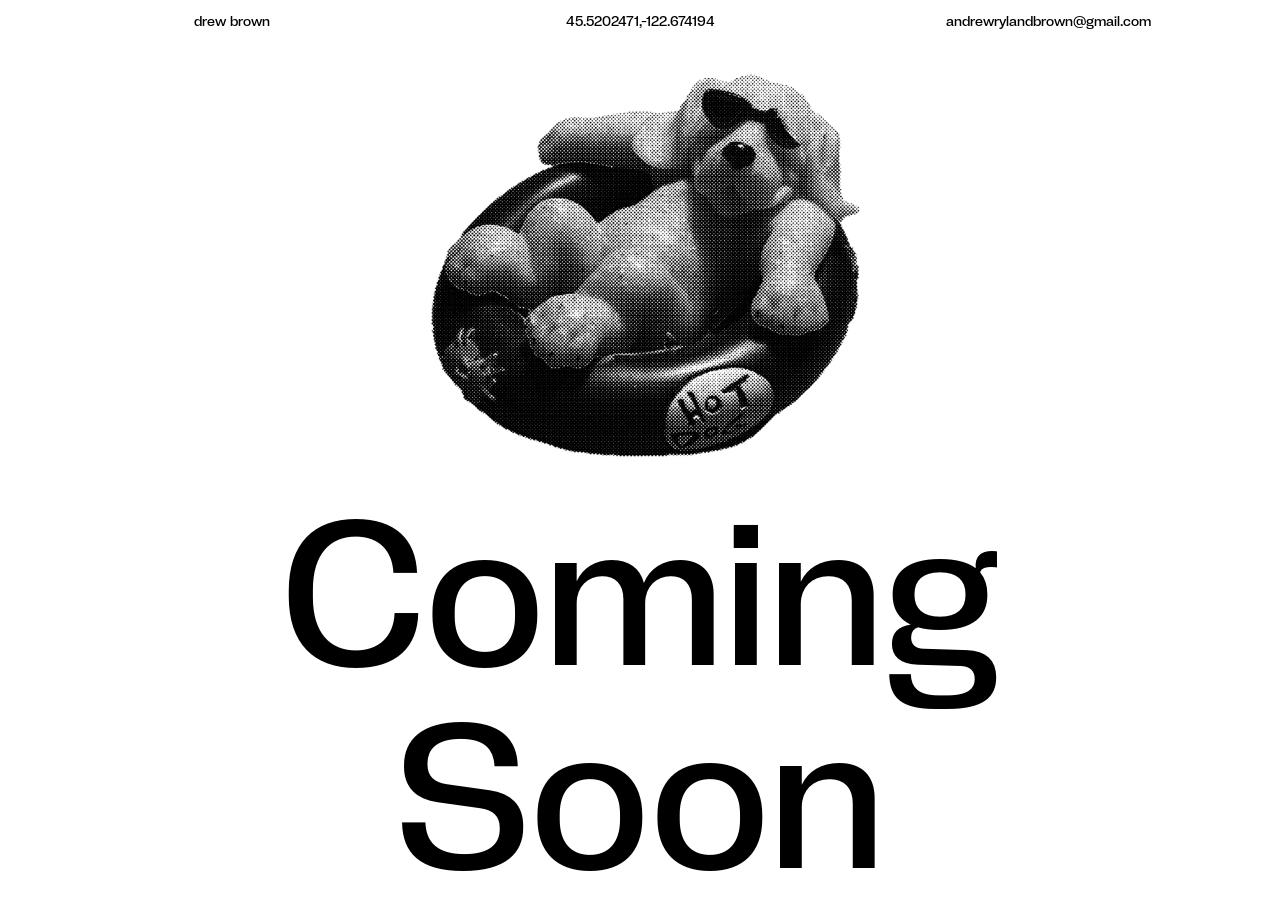
<file: index.html>
<!DOCTYPE html>
<html lang="en">
<head>
    <meta name="viewport" content="width=device-width, initial-scale=1.0">
    <meta name="description" content="w.i.p. portfolio for drew brown, a product designer.">
    <title>drew brown</title>
    <link rel="stylesheet" href="styles.css">
    <link rel="icon" type="image/x-icon" href="imgs/favi.ico">
</head>
<body>
    <div class = "hero-container">
        <div class="top">
            <div class="col">
                <body>drew brown</body>
            </div>
            <div class="col">
                <body>45.5202471,-122.674194</body>
            </div>
            <div class="col">
                <body>andrewrylandbrown@gmail.com</body>
            </div>
        </div>
    
        <div class="mid">
        </div>
        <div class="bot">
            <h1 id="heading">Coming Soon</h1>    
        </div>
    </div>
    
</body>
</html>
</file>
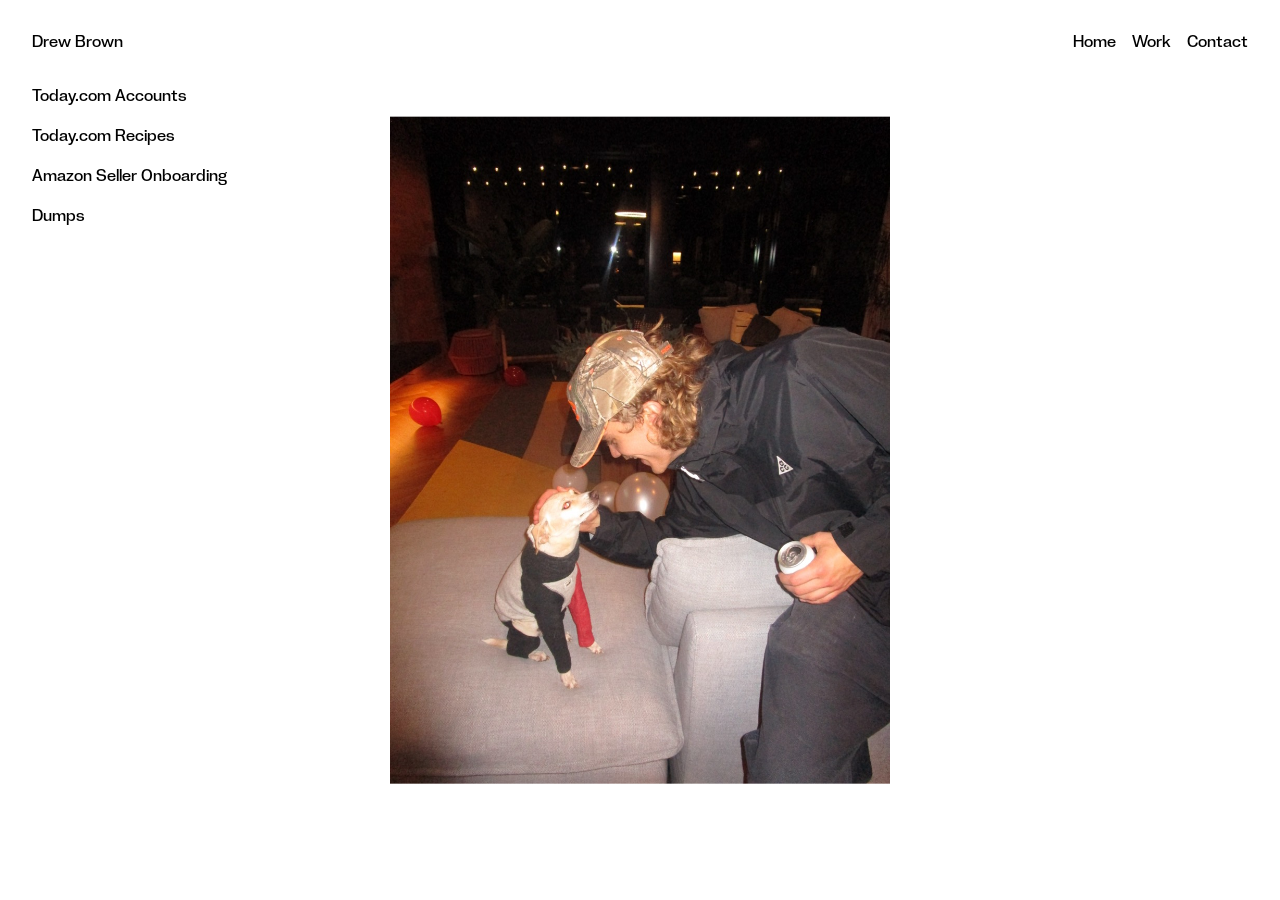
<file: work.html>
<!DOCTYPE html>
<html lang="en">
<head>
    <meta name="viewport" content="width=device-width, initial-scale=1.0">
    <meta name="description" content="my work.">
    <title>work</title>
    <link rel="stylesheet" href="styles.css">
    <link rel="icon" type="image/x-icon" href="imgs/favi.ico">
</head>
<body>
    <nav>
        <h1 style="font-size: 16px;">Drew Brown</h1>
        <div class="nav-links">
            <a href="index">Home</a>
            <a href="work">Work</a>
            <a href="contact">Contact</a>
        </div>
    </nav>

    <div class = "simple-proj-list">
        <a href="work/today-account">Today.com Accounts</a>
        <a href="work/today-recipes">Today.com Recipes</a>
        <a href="work/amazon-onboarding">Amazon Seller Onboarding</a>
        <a href="work/dumps">Dumps</a>
    </div>

    <img src="imgs/me.jpeg" class="background-image">

    <!-- <div class = "companies">

        <div class = "snippet">
            <img src="imgs/today-thumb.jpg"  class="project-thumb">
            <div class="snippet-nav">
                <h2>TODAY Accounts</h2>
                <svg width="40" height="40" viewBox="0 0 40 40" fill="none" xmlns="http://www.w3.org/2000/svg">
                    <path d="M7 20H33" stroke="black" stroke-width="3"/>
                    <path d="M23 9L33 20L23 31" stroke="black" stroke-width="3"/>
                </svg>
            </div>
        </div>

        <div class = "snippet">
            <img src="imgs/cnbc-thumb.jpg"  class="project-thumb">
            <div class="snippet-nav">
                <h2>CNBC Watchlist</h2>
                <svg width="40" height="40" viewBox="0 0 40 40" fill="none" xmlns="http://www.w3.org/2000/svg">
                    <path d="M7 20H33" stroke="black" stroke-width="3"/>
                    <path d="M23 9L33 20L23 31" stroke="black" stroke-width="3"/>
                </svg>
            </div>
        </div>

        <div class = "snippet">
            <div class ="video-container">
                <video class="project-thumb-video" autoplay loop>
                    <source src="vids/rf22-cnbc-custom-markets-banner.mp4" type="video/mp4">
                Your browser does not support the video tag.
                </video>
            </div>
            <div class="snippet-nav">
                <h2>CNBC Onboarding</h2>
                <svg width="40" height="40" viewBox="0 0 40 40" fill="none" xmlns="http://www.w3.org/2000/svg">
                    <path d="M7 20H33" stroke="black" stroke-width="3"/>
                    <path d="M23 9L33 20L23 31" stroke="black" stroke-width="3"/>
                </svg>
            </div>
        </div>

        <div class = "snippet">
            <img src="imgs/nike-thumb.jpg"  class="project-thumb">
            <div class="snippet-nav">
                <h2>Nike Email Preview</h2>
                <svg width="40" height="40" viewBox="0 0 40 40" fill="none" xmlns="http://www.w3.org/2000/svg">
                    <path d="M7 20H33" stroke="black" stroke-width="3"/>
                    <path d="M23 9L33 20L23 31" stroke="black" stroke-width="3"/>
                </svg>
            </div>
        </div>
    </div> -->


    
</body>
</html>
</file>
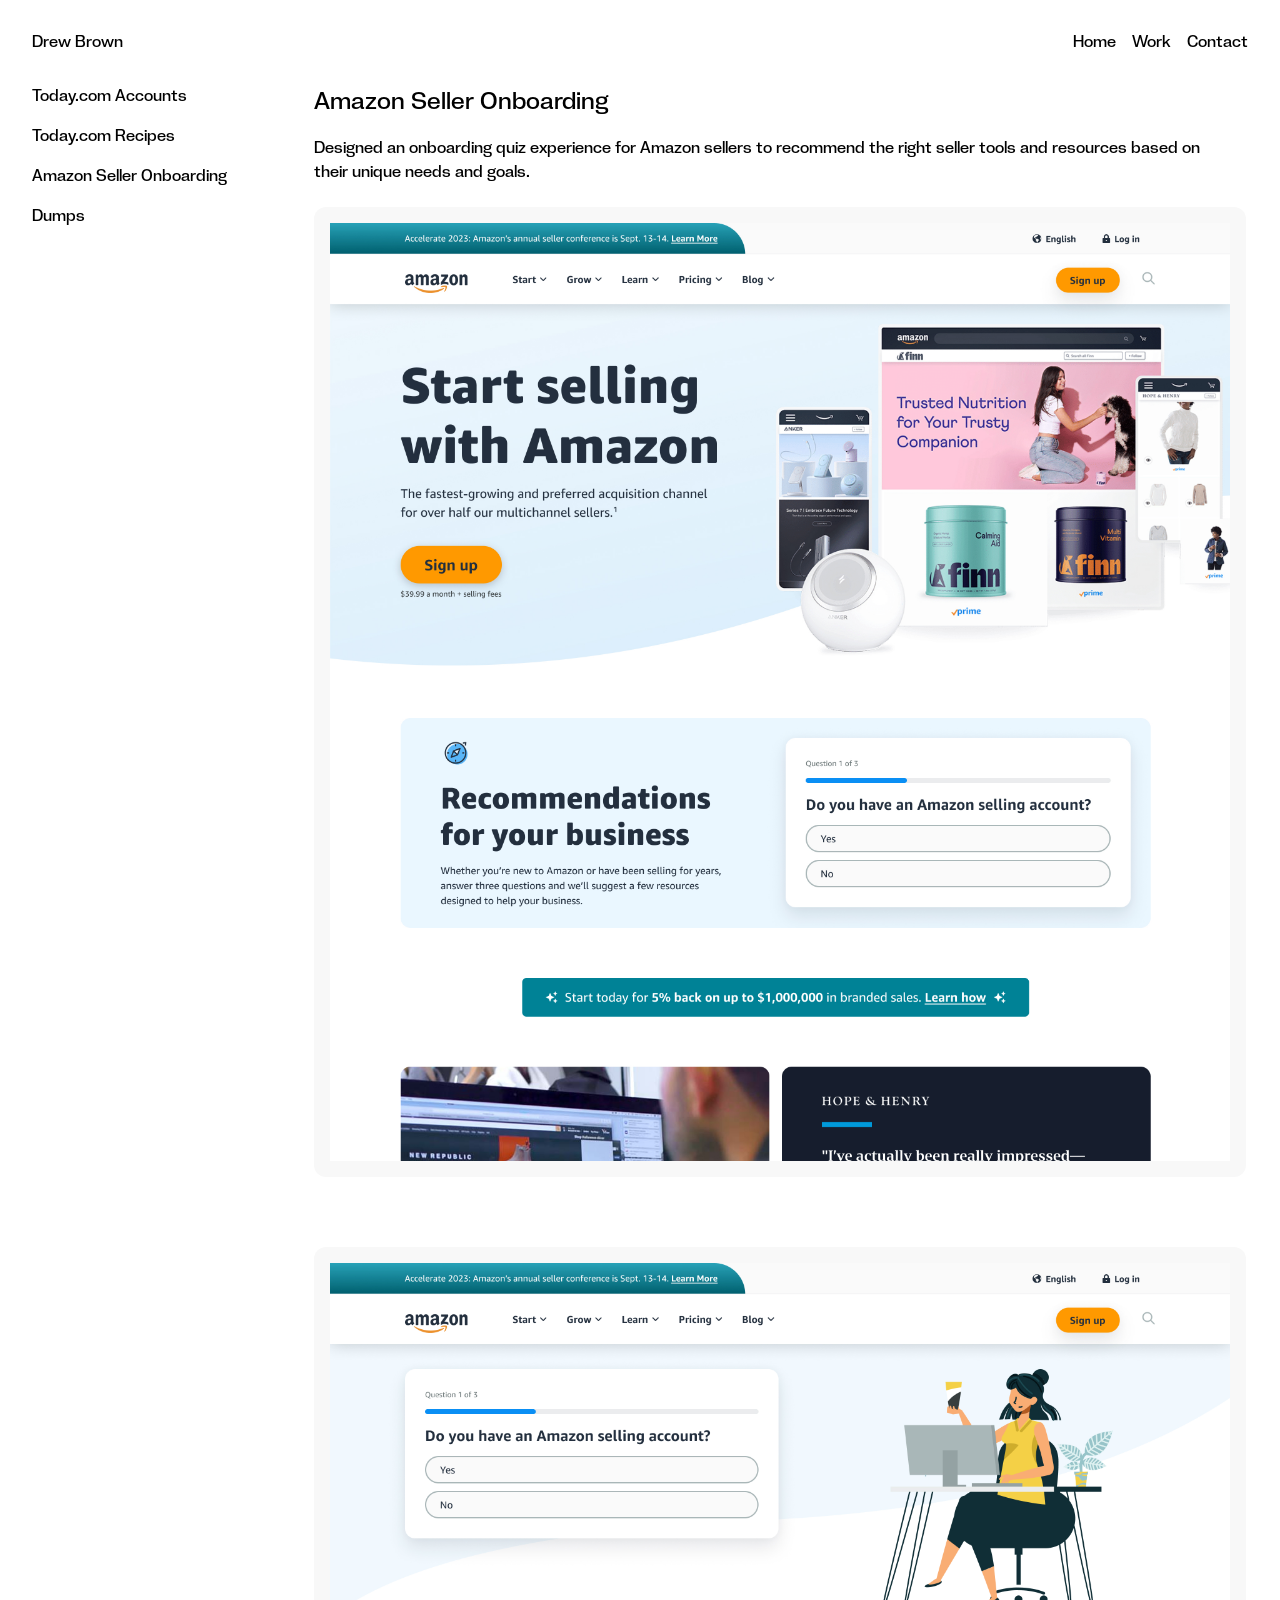
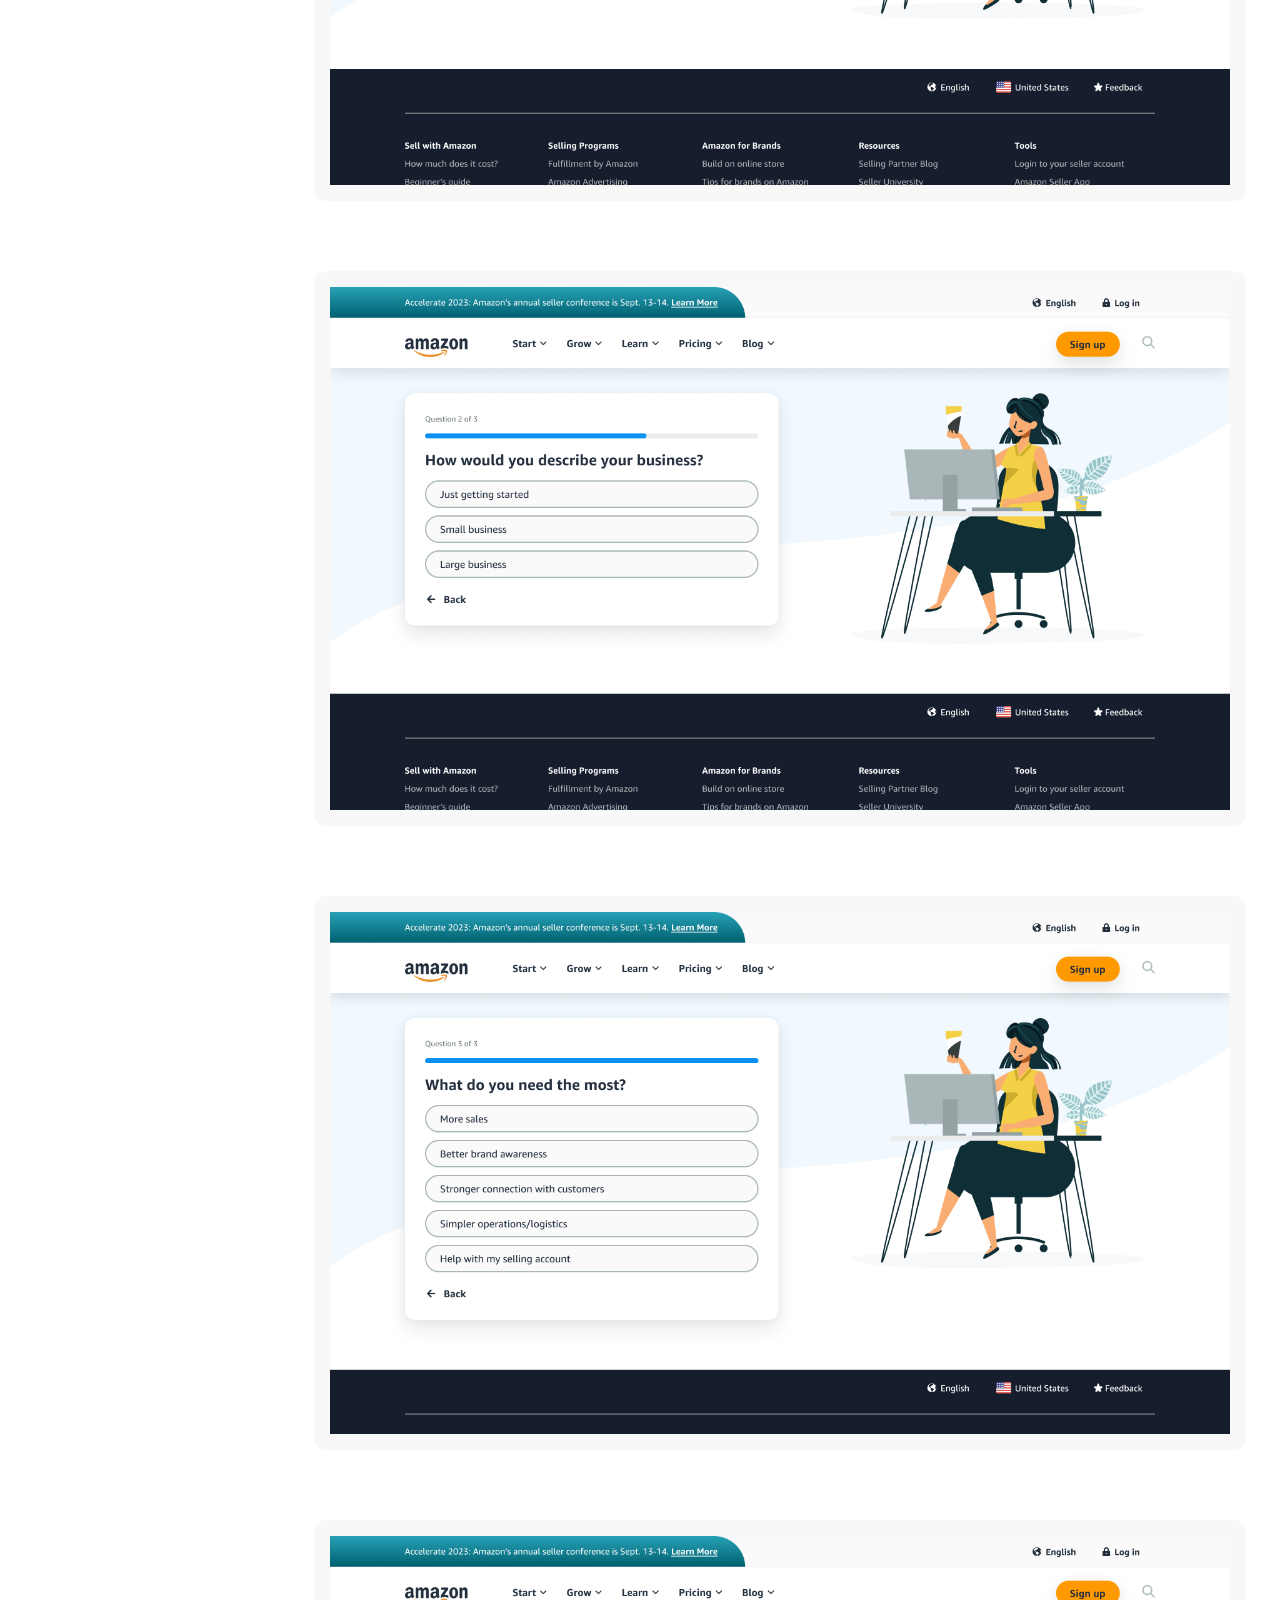
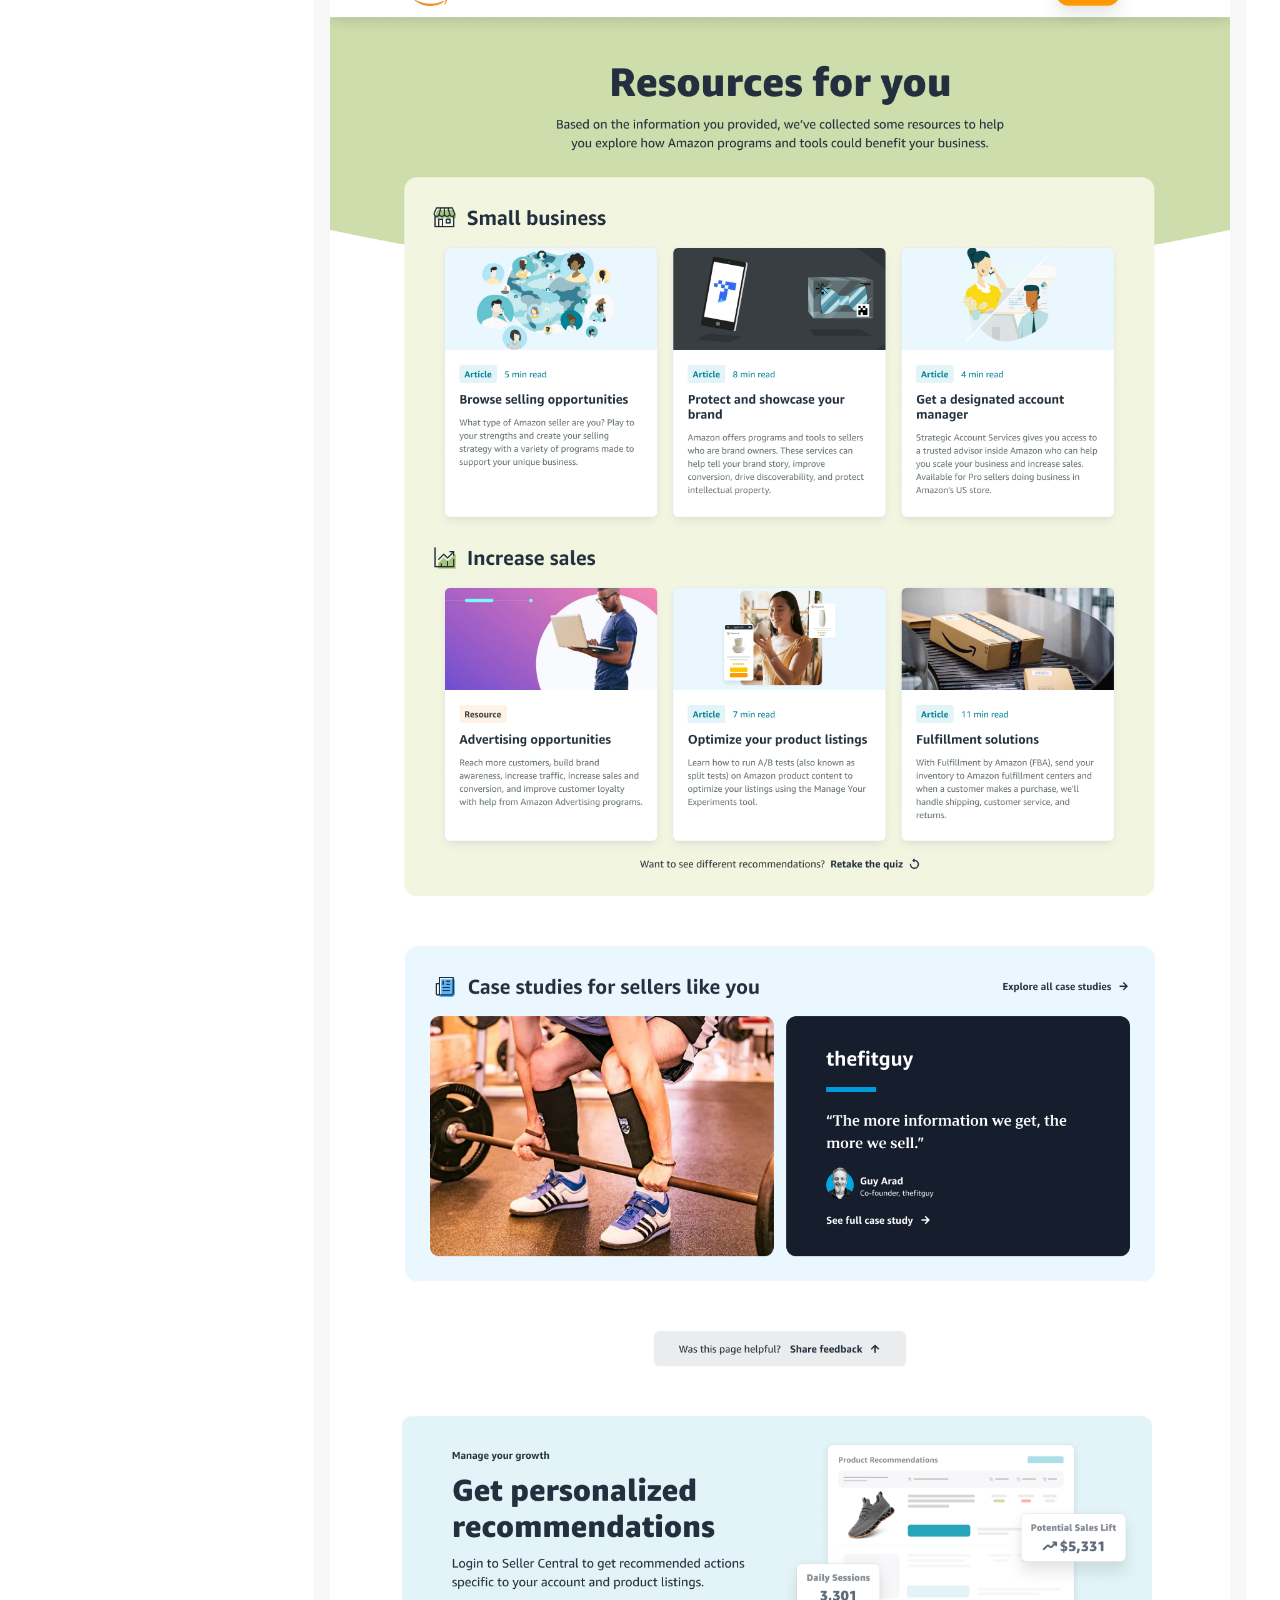
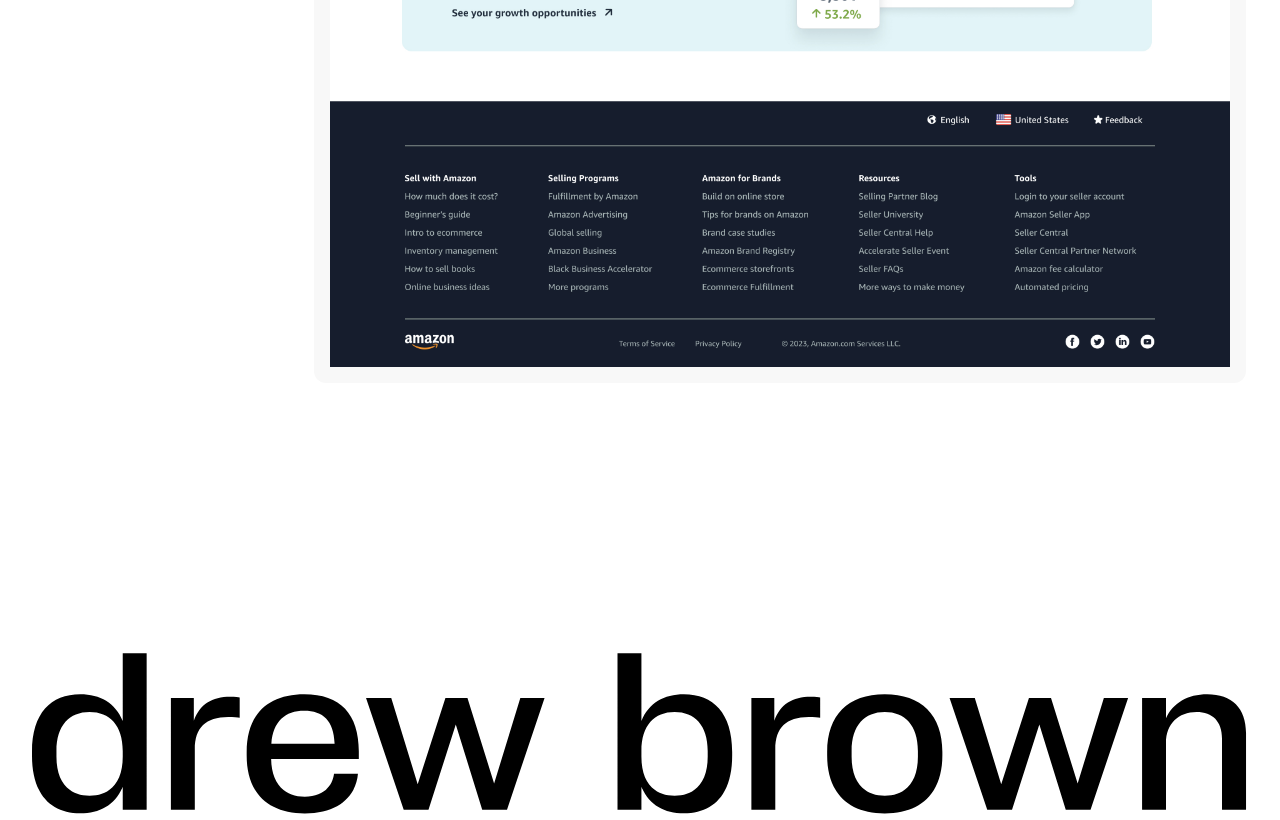
<file: work/amazon-onboarding.html>
<!DOCTYPE html>
<html lang="en">
<head>
    <meta name="viewport" content="width=device-width, initial-scale=1.0">
    <meta name="description" content="my work.">
    <title>work</title>
    <link rel="stylesheet" href="../styles.css">
    <link rel="icon" type="image/x-icon" href="imgs/favi.ico">
</head>
<body>

    <nav>
        <a href="../work"><h1>Drew Brown</h1></a>
        <div class="nav-links">
            <a href="index">Home</a>
            <a href="work">Work</a>
            <a href="contact">Contact</a>
        </div>
    </nav>

    <div class="project-container">
        <div class = "simple-proj-list">
            <a href="today-account">Today.com Accounts</a>
            <a href="today-recipes">Today.com Recipes</a>
            <a href="amazon-onboarding">Amazon Seller Onboarding</a>
            <a href="dumps">Dumps</a>
        </div>

        <div class = "project-body">
            <h2>Amazon Seller Onboarding</h2>

            <p class="project-description">
                Designed an onboarding quiz experience for Amazon sellers to recommend the right seller tools and resources based on their unique needs and goals.
            </p>

            <img src="../imgs/amzn-01.jpg" class="full-width-img">
            <img src="../imgs/amzn-02.jpg" class="full-width-img">
            <img src="../imgs/amzn-03.jpg" class="full-width-img">
            <img src="../imgs/amzn-04.jpg" class="full-width-img">
            <img src="../imgs/amzn-05.jpg" class="full-width-img">
        </div>
    </div>

    <footer>
        <object class="footer-logo" type="image/svg+xml" data="../imgs/drew-brown.svg">Your browser does not support SVG</object>
    </footer>
        

    
</body>
</html>
</file>
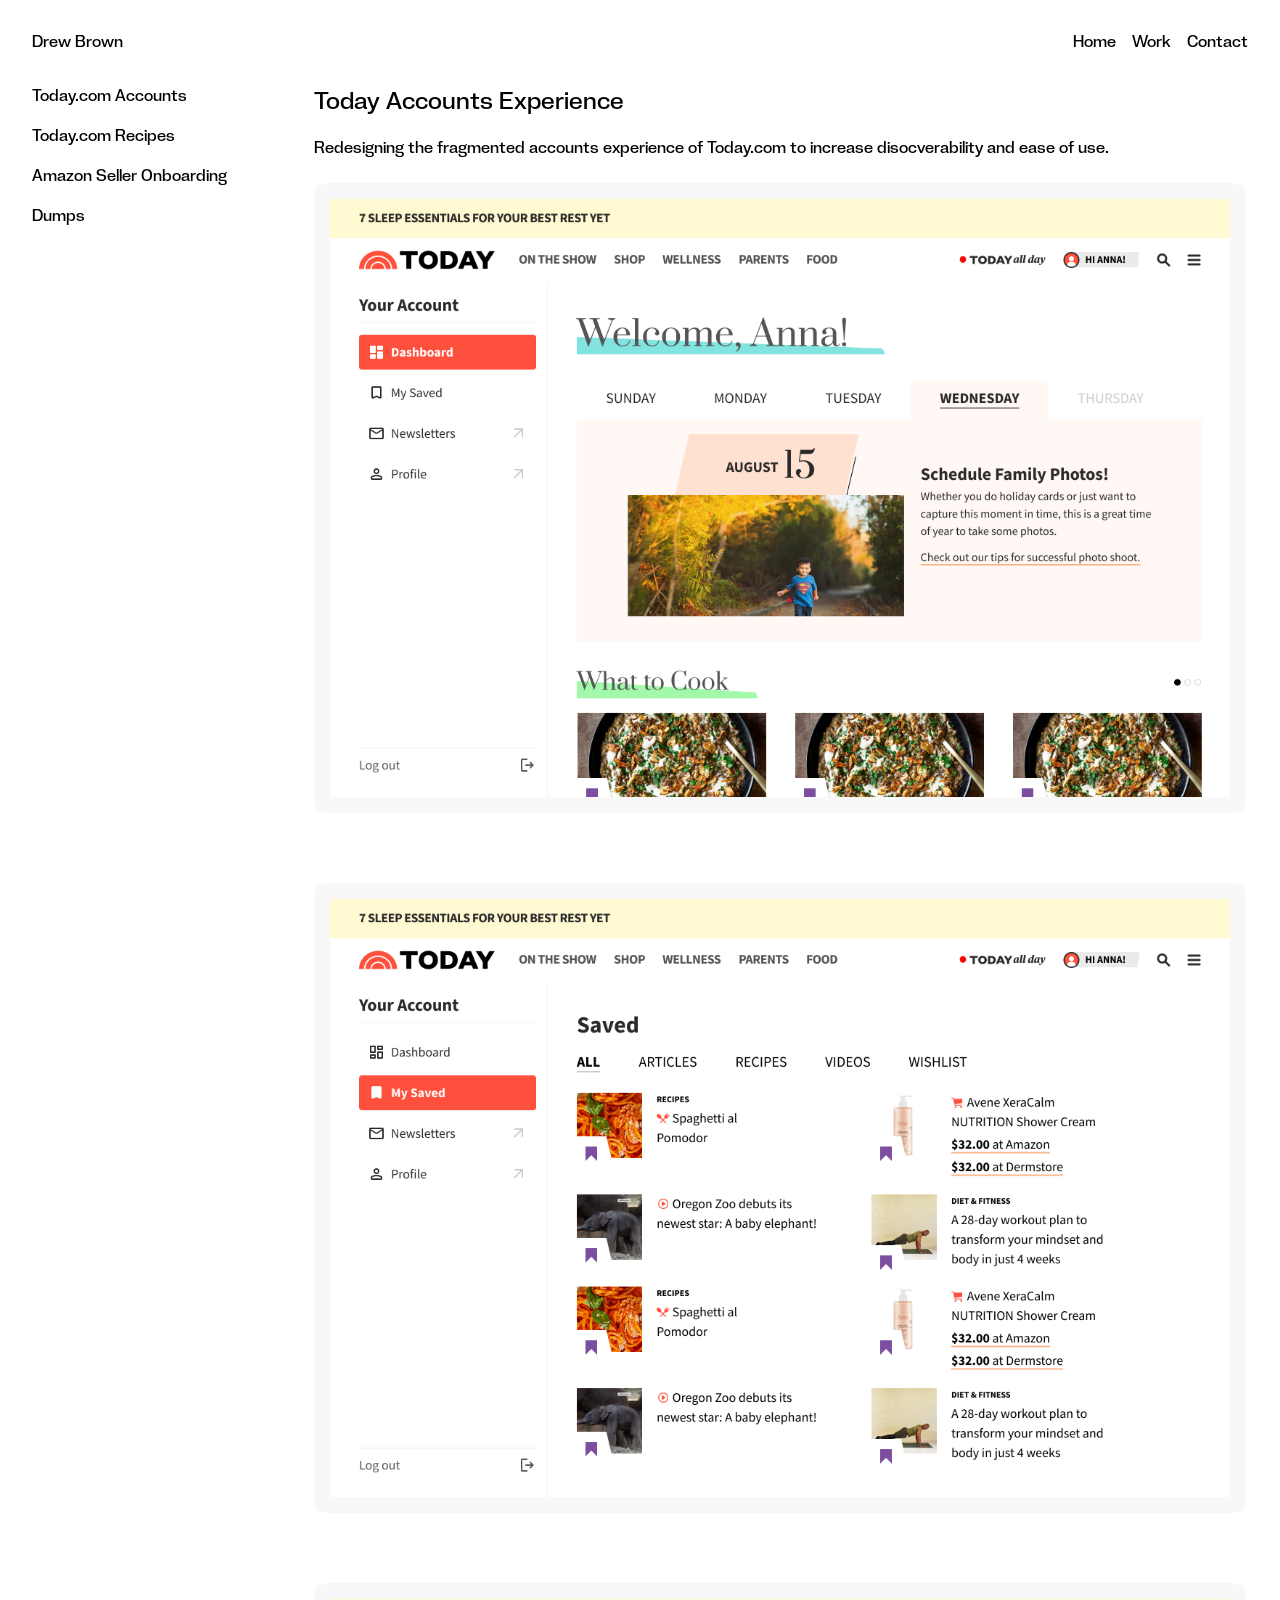
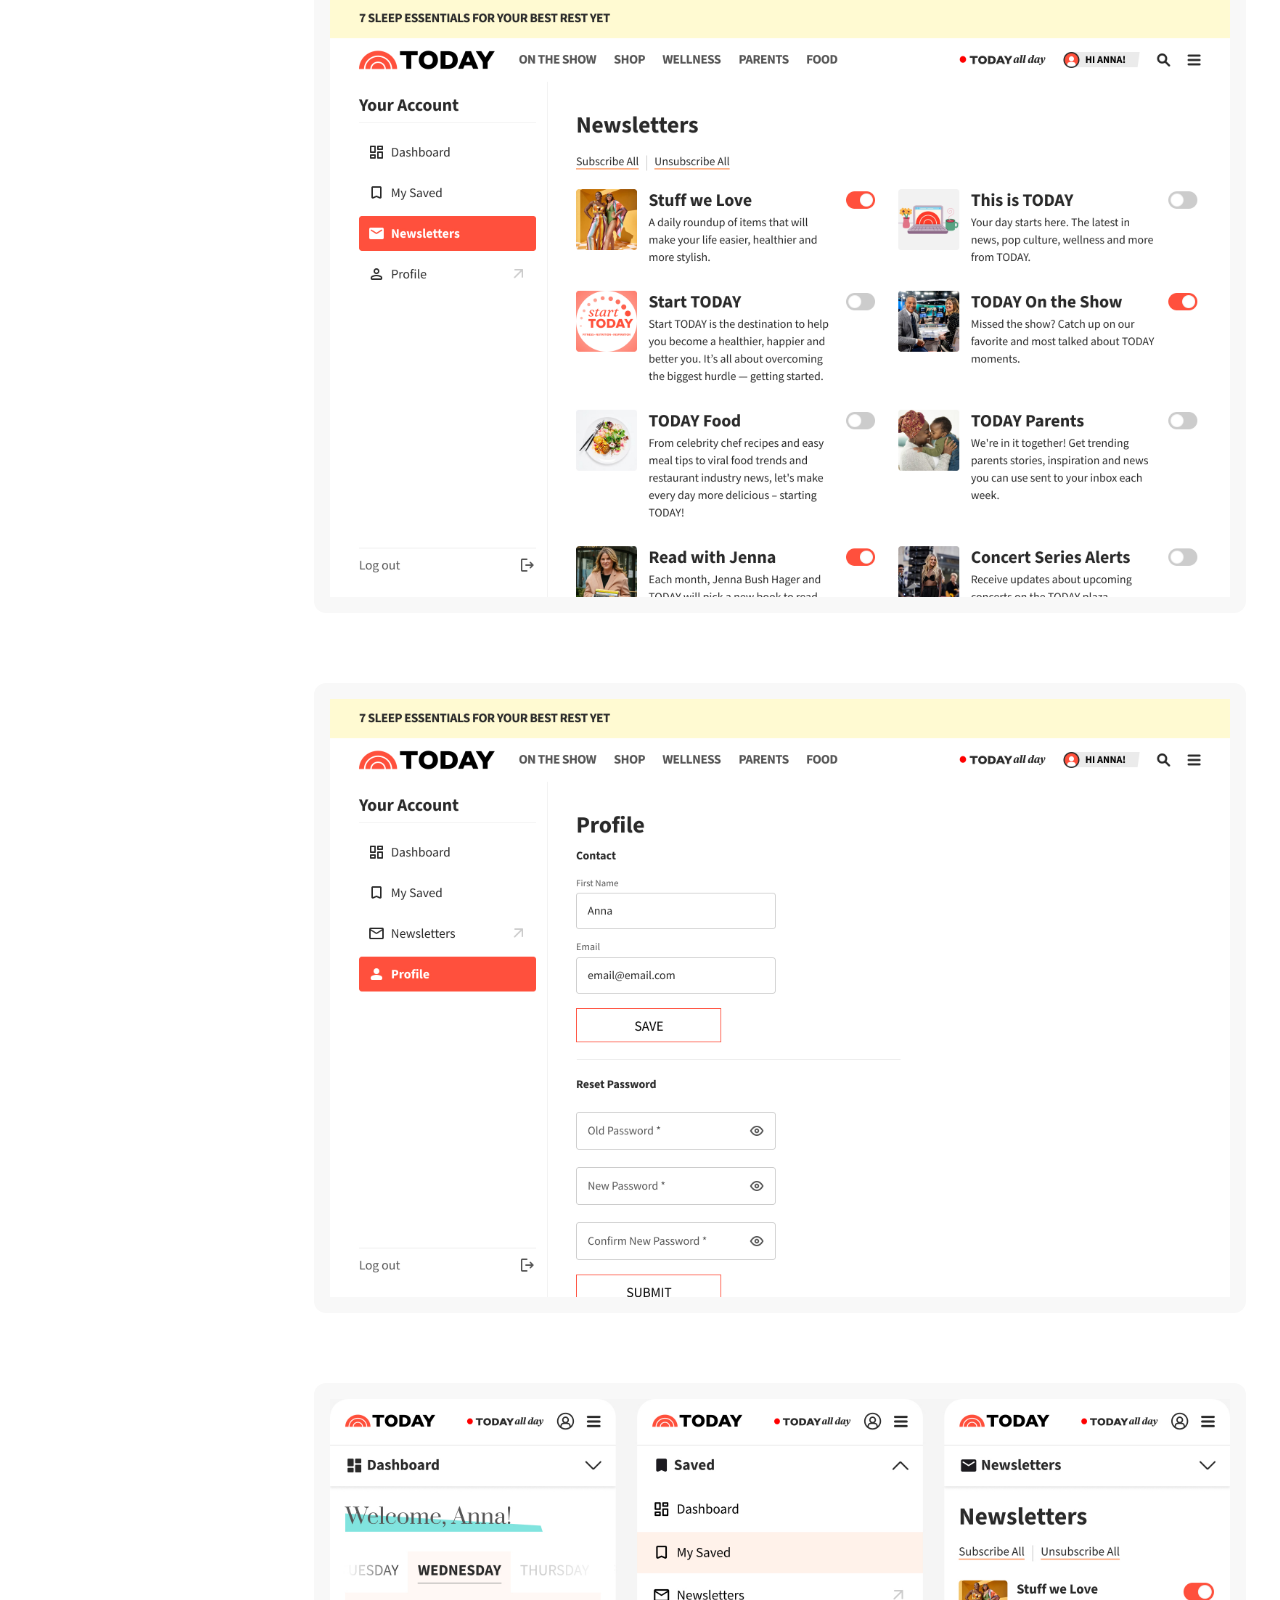
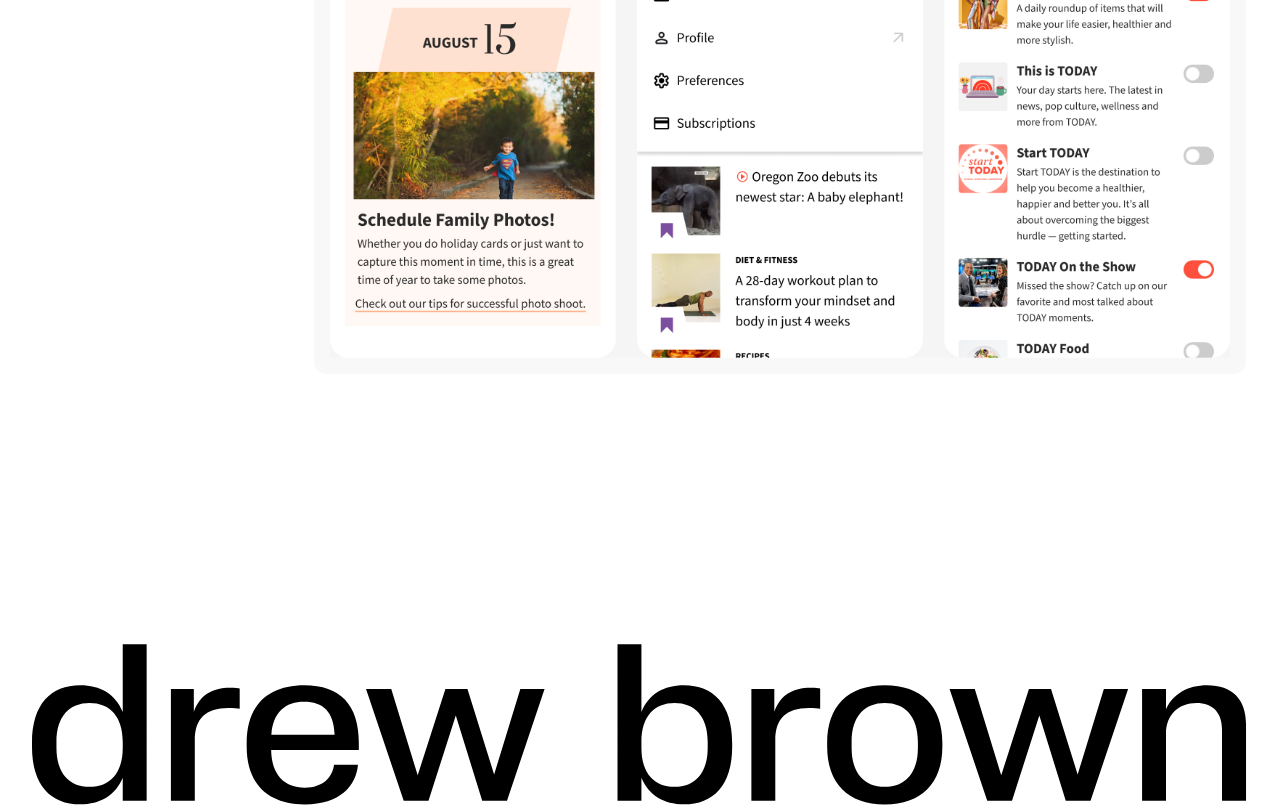
<file: work/today-account.html>
<!DOCTYPE html>
<html lang="en">
<head>
    <meta name="viewport" content="width=device-width, initial-scale=1.0">
    <meta name="description" content="my work.">
    <title>work</title>
    <link rel="stylesheet" href="../styles.css">
    <link rel="icon" type="image/x-icon" href="imgs/favi.ico">
</head>
<body>

    <nav>
        <a href="../work"><h1>Drew Brown</h1></a>
        <div class="nav-links">
            <a href="index">Home</a>
            <a href="work">Work</a>
            <a href="contact">Contact</a>
        </div>
    </nav>

    <div class="project-container">
        <div class = "simple-proj-list">
            <a href="today-account">Today.com Accounts</a>
            <a href="today-recipes">Today.com Recipes</a>
            <a href="amazon-onboarding">Amazon Seller Onboarding</a>
            <a href="dumps">Dumps</a>
        </div>

        <div class = "project-body">
            <h2>Today Accounts Experience</h2>

            <p class="project-description">
                Redesigning the fragmented accounts experience of Today.com to increase disocverability and ease of use.
            </p>

            <img src="../imgs/today-1.jpg" class="full-width-img">
            <img src="../imgs/today-2.jpg" class="full-width-img">
            <img src="../imgs/today-3.jpg" class="full-width-img">
            <img src="../imgs/today-4.jpg" class="full-width-img">
            <img src="../imgs/today-5.jpg" class="full-width-img">
        </div>
    </div>

    <footer>
        <object class="footer-logo" type="image/svg+xml" data="../imgs/drew-brown.svg">Your browser does not support SVG</object>
    </footer>
        

    
</body>
</html>
</file>
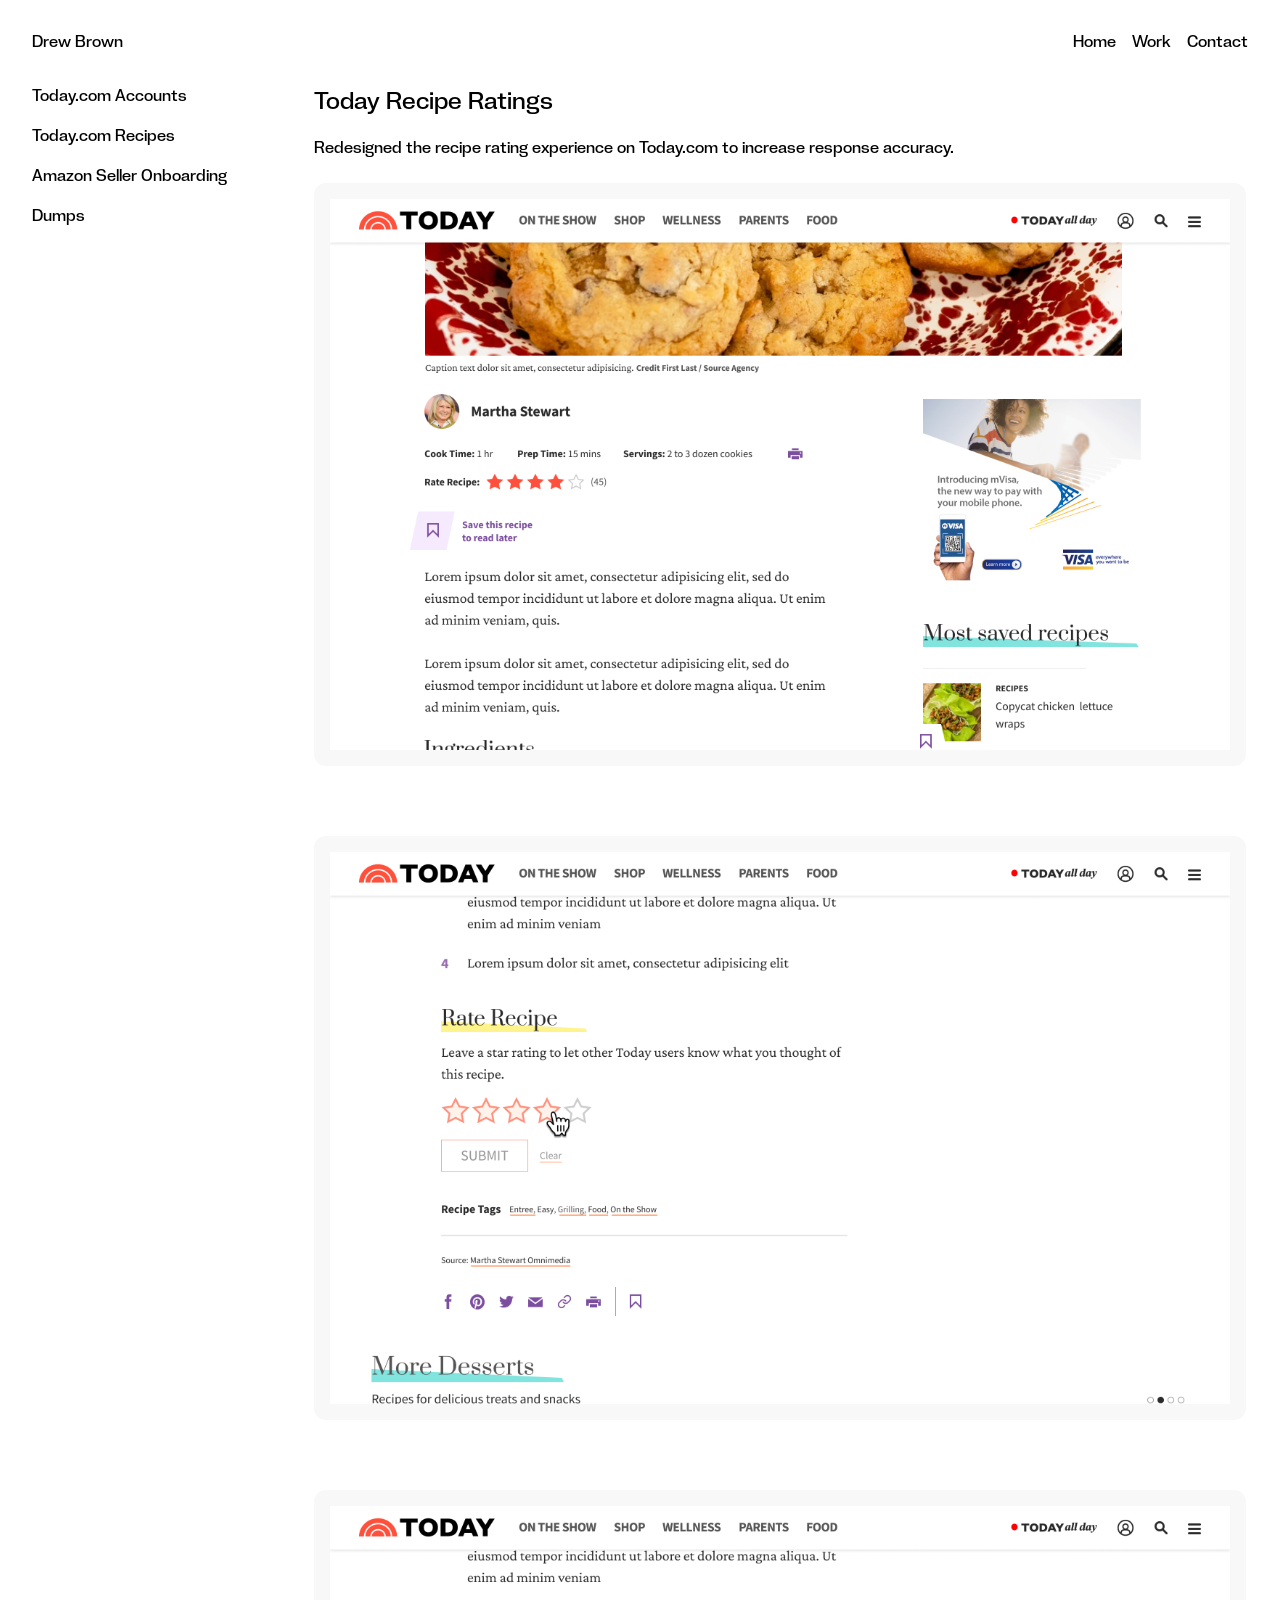
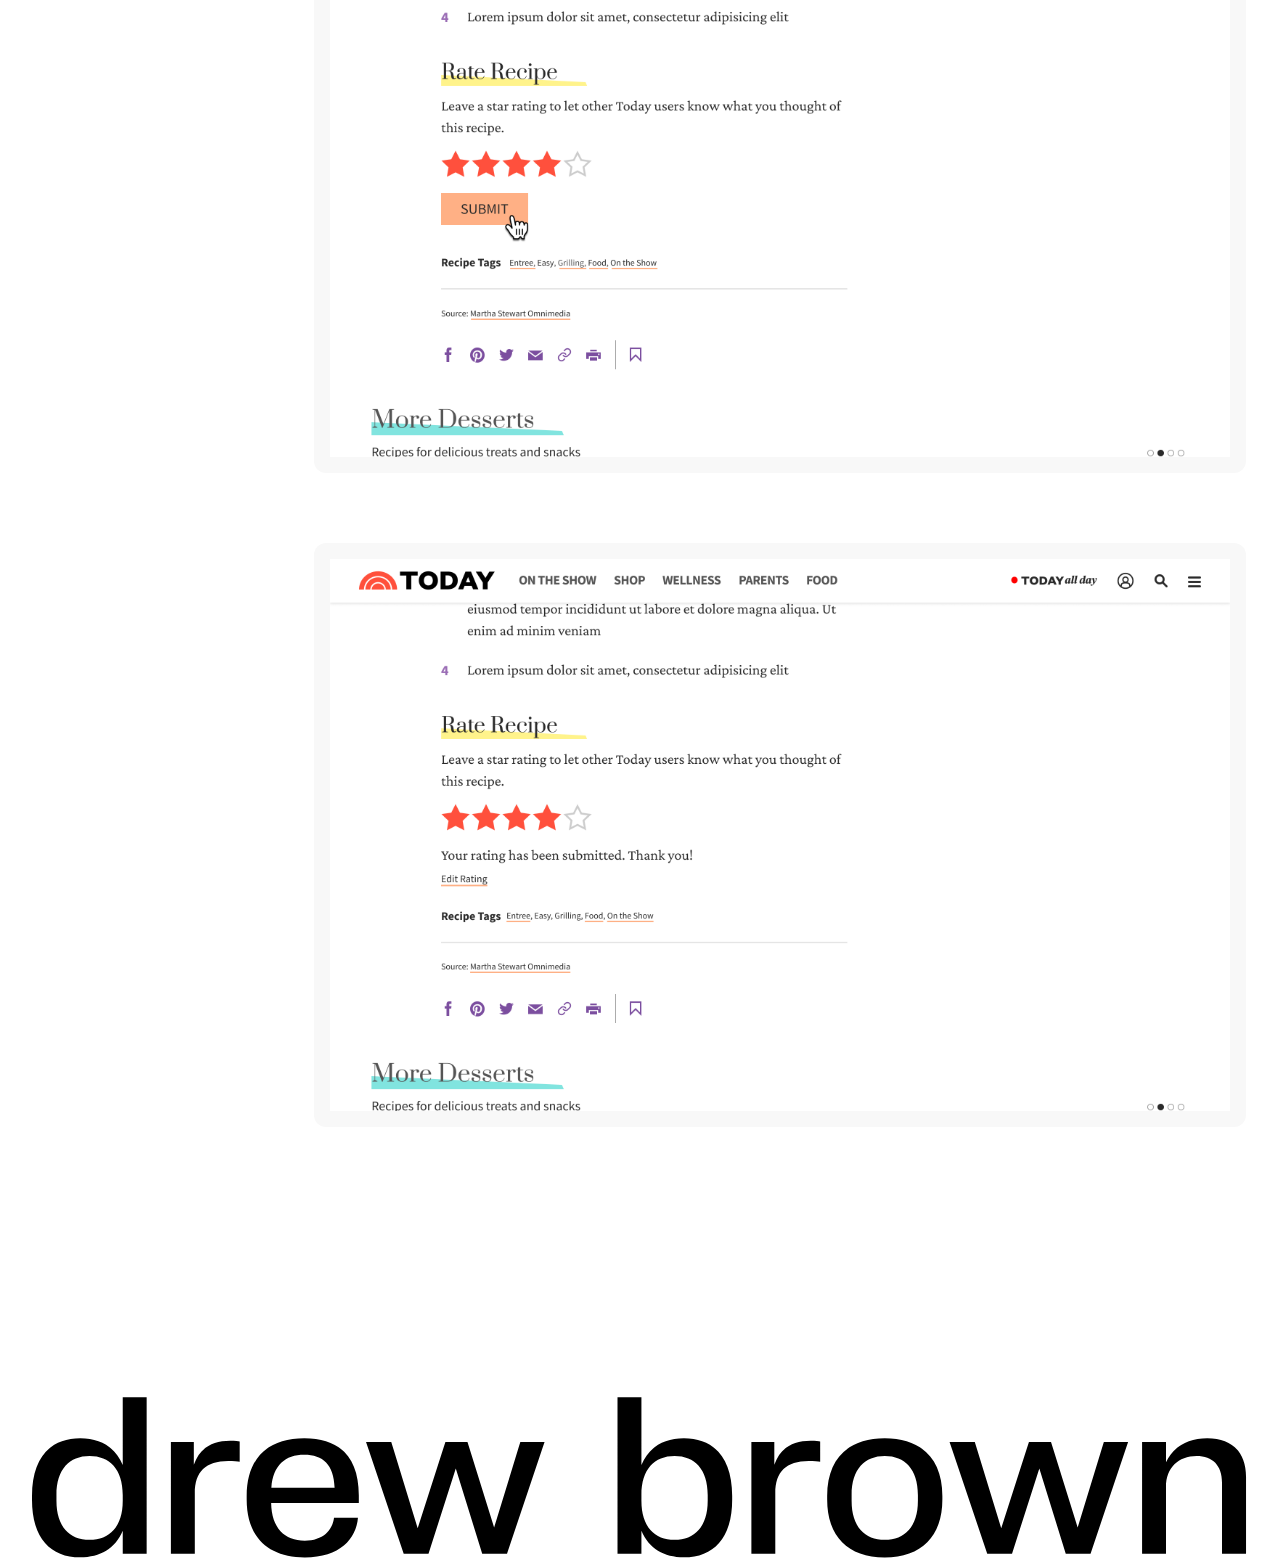
<file: work/today-recipes.html>
<!DOCTYPE html>
<html lang="en">
<head>
    <meta name="viewport" content="width=device-width, initial-scale=1.0">
    <meta name="description" content="my work.">
    <title>work</title>
    <link rel="stylesheet" href="../styles.css">
    <link rel="icon" type="image/x-icon" href="imgs/favi.ico">
</head>
<body>

    <nav>
        <a href="../work"><h1>Drew Brown</h1></a>
        <div class="nav-links">
            <a href="index">Home</a>
            <a href="work">Work</a>
            <a href="contact">Contact</a>
        </div>
    </nav>

    <div class="project-container">
        <div class = "simple-proj-list">
            <a href="today-account">Today.com Accounts</a>
            <a href="today-recipes">Today.com Recipes</a>
            <a href="amazon-onboarding">Amazon Seller Onboarding</a>
            <a href="dumps">Dumps</a>
        </div>

        <div class = "project-body">
            <h2>Today Recipe Ratings</h2>

            <p class="project-description">
                Redesigned the recipe rating experience on Today.com to increase response accuracy.
            </p>

            <img src="../imgs/today-recipe-01.jpg" class="full-width-img">
            <img src="../imgs/today-recipe-02.jpg" class="full-width-img">
            <img src="../imgs/today-recipe-03.jpg" class="full-width-img">
            <img src="../imgs/today-recipe-04.jpg" class="full-width-img">
        </div>
    </div>

    <footer>
        <object class="footer-logo" type="image/svg+xml" data="../imgs/drew-brown.svg">Your browser does not support SVG</object>
    </footer>
        

    
</body>
</html>
</file>
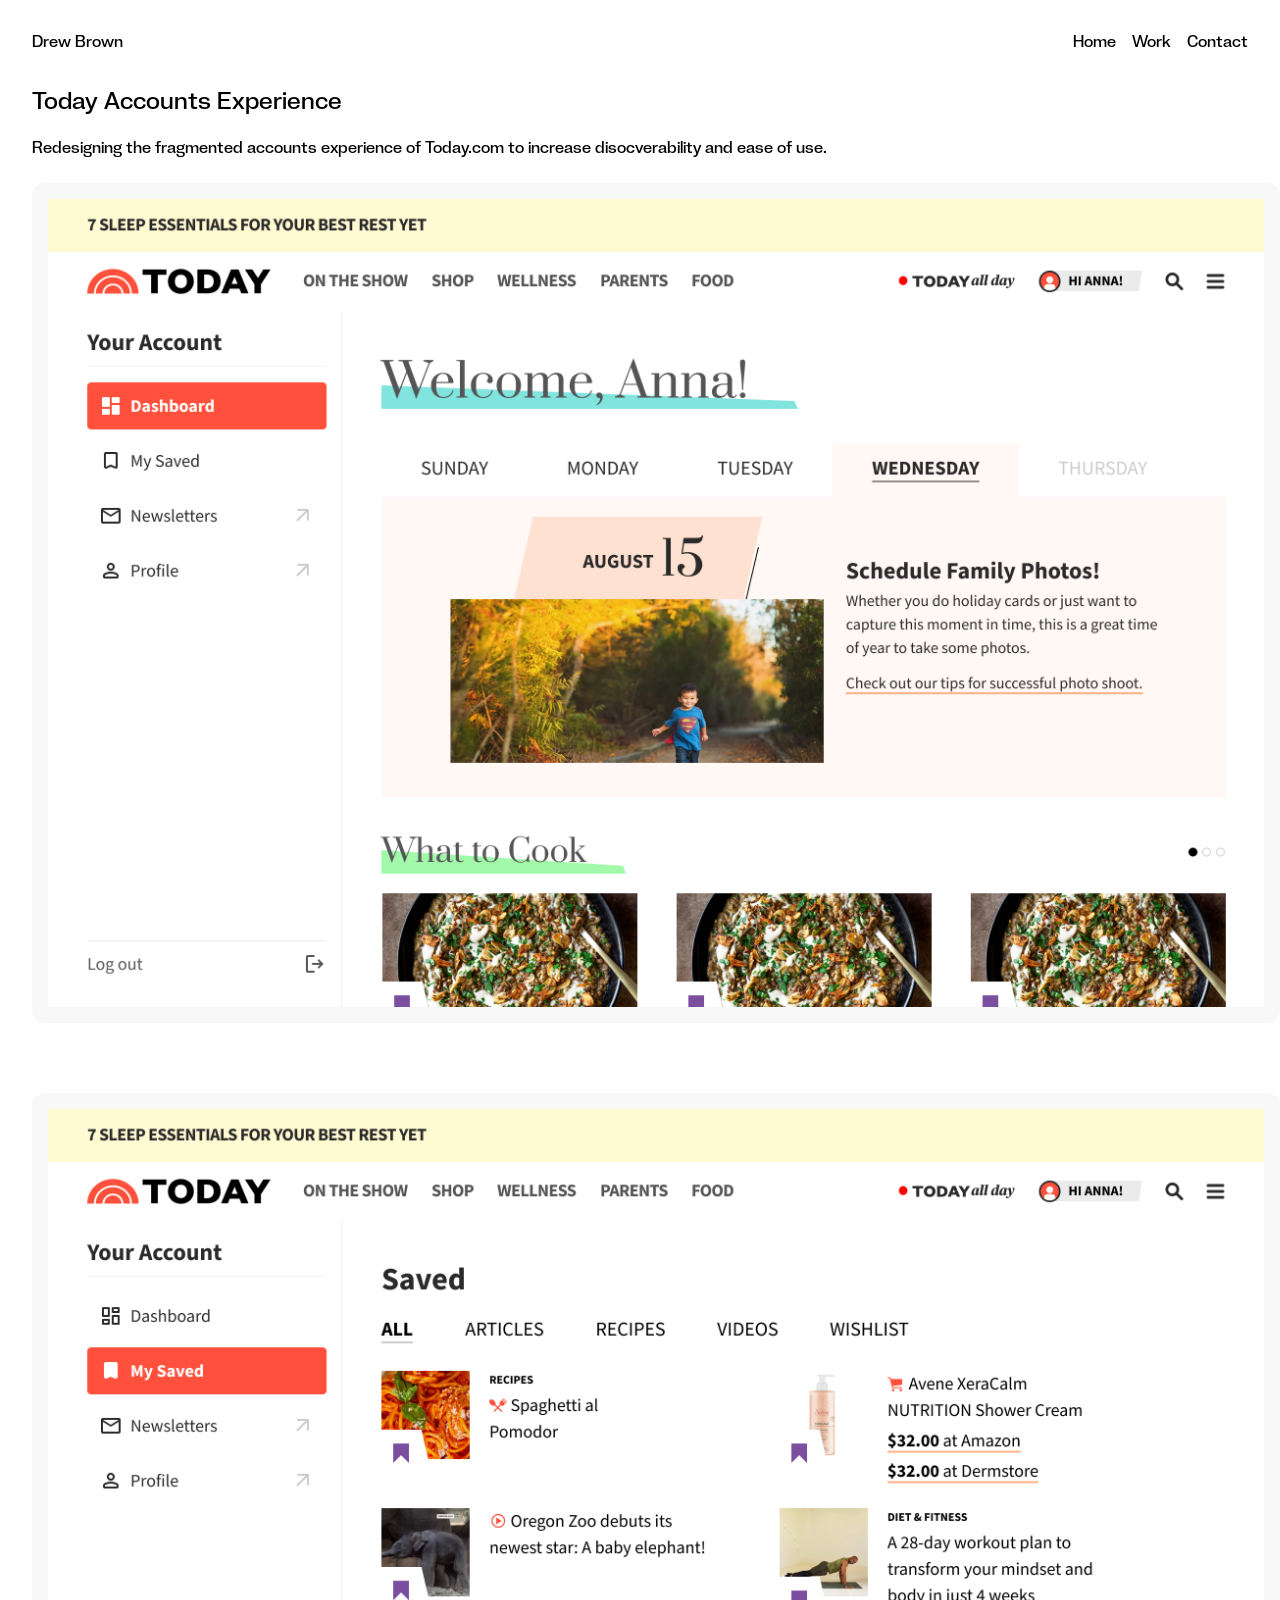
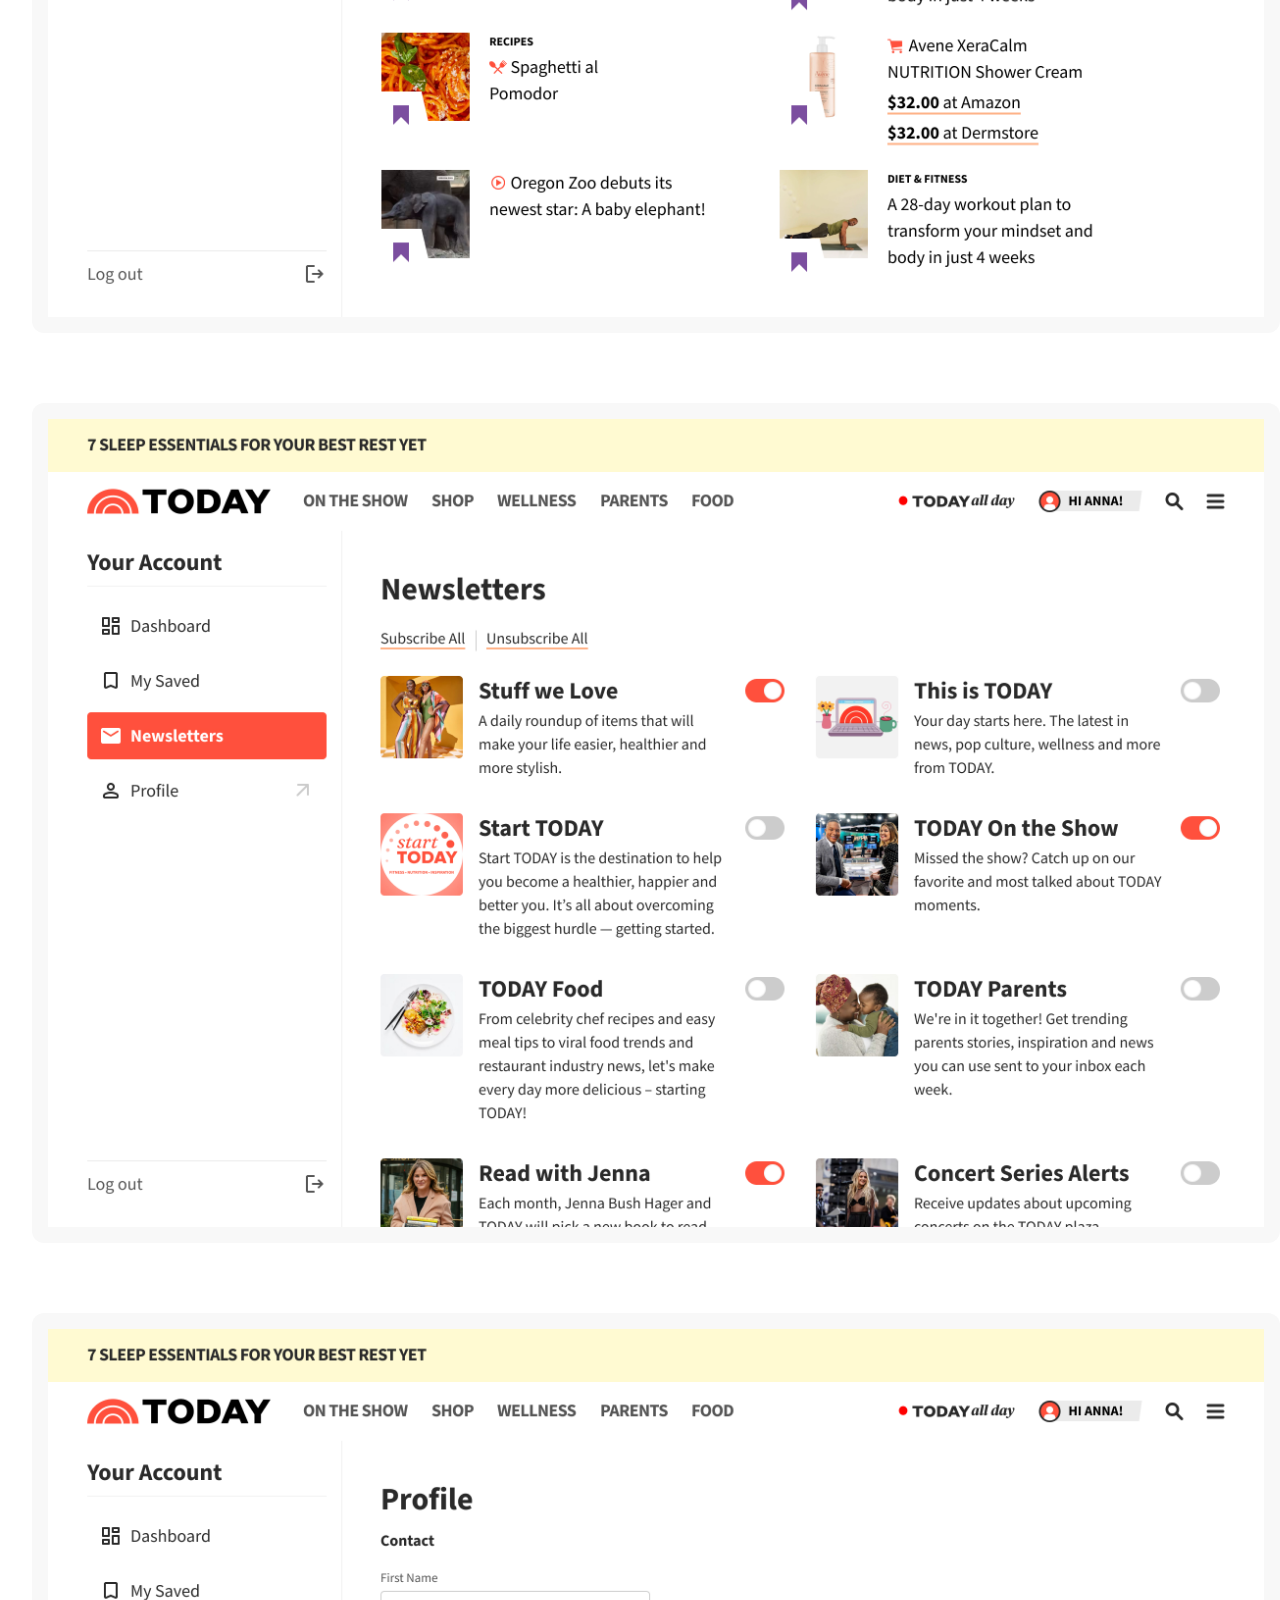
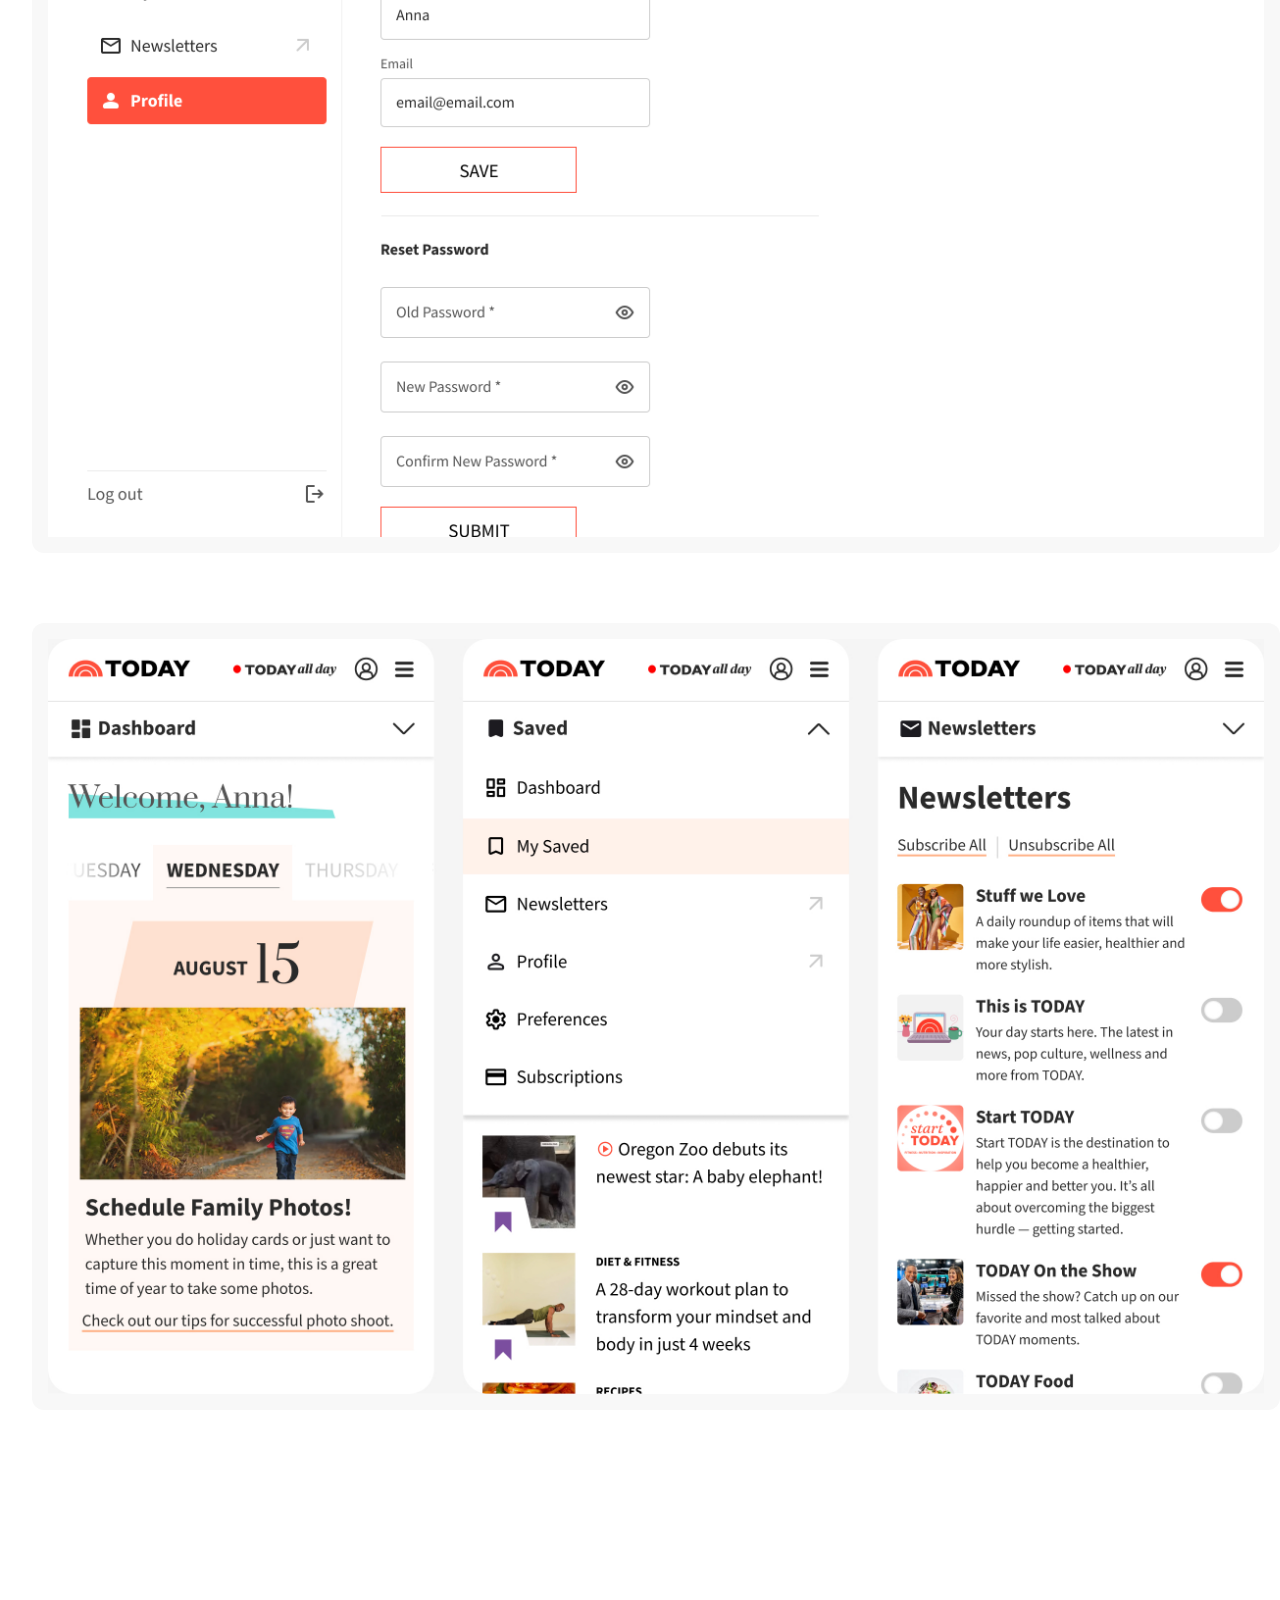
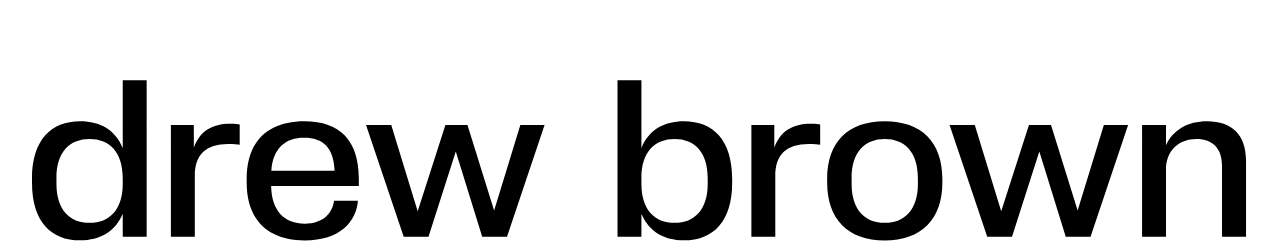
<file: work/today.html>
<!DOCTYPE html>
<html lang="en">
<head>
    <meta name="viewport" content="width=device-width, initial-scale=1.0">
    <meta name="description" content="my work.">
    <title>work</title>
    <link rel="stylesheet" href="../styles.css">
    <link rel="icon" type="image/x-icon" href="imgs/favi.ico">
</head>
<body>

    <nav>
        <h1>Drew Brown</h1>
        <div class="nav-links">
            <a href="index.html">Home</a>
            <a href="work.html">Work</a>
            <a href="contact.html">Contact</a>
        </div>
    </nav>

    <main>
        <h2>Today Accounts Experience</h2>

        <p class="project-description">
            Redesigning the fragmented accounts experience of Today.com to increase disocverability and ease of use.
        </p>

        <img src="../imgs/today-1.jpg" class="full-width-img">
        <img src="../imgs/today-2.jpg" class="full-width-img">
        <img src="../imgs/today-3.jpg" class="full-width-img">
        <img src="../imgs/today-4.jpg" class="full-width-img">
        <img src="../imgs/today-5.jpg" class="full-width-img">


    </main>

    <footer>
        <object class="footer-logo" type="image/svg+xml" data="../imgs/drew-brown.svg">Your browser does not support SVG</object>
    </footer>
        

    
</body>
</html>
</file>
<file: styles.css>
@font-face { font-family: NeueCorp; src: url('fonts/PPNeueCorp-NormalMedium.otf'); } 

body {
    font-family: NeueCorp, sans-serif;
    margin: 0;
    font-weight: 100;
    padding: 0px 32px;
    margin: auto;
    background-color: #ffffff;
}

h1 {
    font-weight: 100;
    font-size: 16px;
}

h2 {
    font-weight: 100;
    margin: 0;
}

h3 {
    font-weight: 100;
}
.hero-container{
    height: 100vh;
    height: 100dvh;
    overflow: hidden;
    display: flex;
    flex-direction: column;
}

.top{
    flex: 0 0 auto;
    padding-top: 10px;
    display: flex;
    gap: 8px;
    font-size: 14px;
}

.mid{
    flex: 1 1 auto;
    display: flex;
    align-items: center;
    justify-content: center;
    background-image: url("imgs/dog.jpeg");
    background-size: contain;
    background-repeat: no-repeat;
    background-position: center center; 
}

.bot {
    flex: 0 0 auto;
}

#heading {
    font-size: 15.9vw;
    text-align: center;
    line-height: 100%;
    margin: 0;
}


.col{
    flex: 1;
    display: flex;
    align-items: center;
    justify-content: center;
}

@media (max-width: 768px) {
    .top {
      flex-direction: column; /* mobile */
    }

    #heading {
        font-size: 25vw;
        line-height: 80%;
    }
}



nav {
    display: flex;
    justify-content: space-between;
    align-items: center;
    padding: 16px 0px;
}

.nav-links {
    display: flex;
    gap: 16px;
}

a {
    text-decoration: none;
    color: black;
}

a:hover {
    text-decoration: underline;
}

.companies {
    width: 100%;
    display: flex;
    flex-direction: column;
    gap: 24px;
}

.companies > h2 {
    font-size: 40px;
    font-weight: 100;
    margin: 0px;
}

.project-thumb{
    display: block;
    width: 100%;
    max-width: 900px;
    height: auto;
    object-fit: contain;
    margin: 0 auto;
    border-radius: 12px;
}

.snippet-nav {
    display: flex;
    justify-content: space-between;
    align-items: center;
}

.project-thumb-video {
    display: block;
    width: 80%;
    height: auto;
    object-fit: contain;
    margin: 0 auto;
    border-radius: 12px;
}

.video-container {
    background: #f1f1f1;
    max-width: 900px;
    max-height: 500px;
    aspect-ratio: 9/5;
    border-radius: 12px;
    display: flex;
    align-items: center;
    justify-content: center;
}

.project-main-video {
    width: 100%;
    border-radius: 24px;
    max-width: 900px;
}

.project-description {
    font-size: 16px;
    margin-bottom: 24px;
}

.desc-title {
    color: #808080;
}

.spacer {
    height: 200px;
}

footer {
    margin-top: 200px;
}

.footer-logo {
    width: 100%;
}

.full-width-img {
    width: 100%;
    border-radius: 12px;
    margin-bottom: 64px;
    padding: 16px;
    background-color: #f8f8f8
}

.simple-proj-list {
    display: flex;
    flex-direction: column;
    gap: 16px;
    font-size: 16px;
    flex: 0 0 250px;
}

.project-body{
    flex: 1 1 auto;
    max-width: 900px; 
}

.background-image {
    position: absolute;
    top: 0;
    left: 0;
    top: 50%;
    left: 50%;
    transform: translate(-50%, -50%);
    object-fit: contain;
    width: 500px;
    z-index: -1;
}

.project-container {
    display: flex;
    flex-direction: row;
    gap: 32px;
}
</file>
